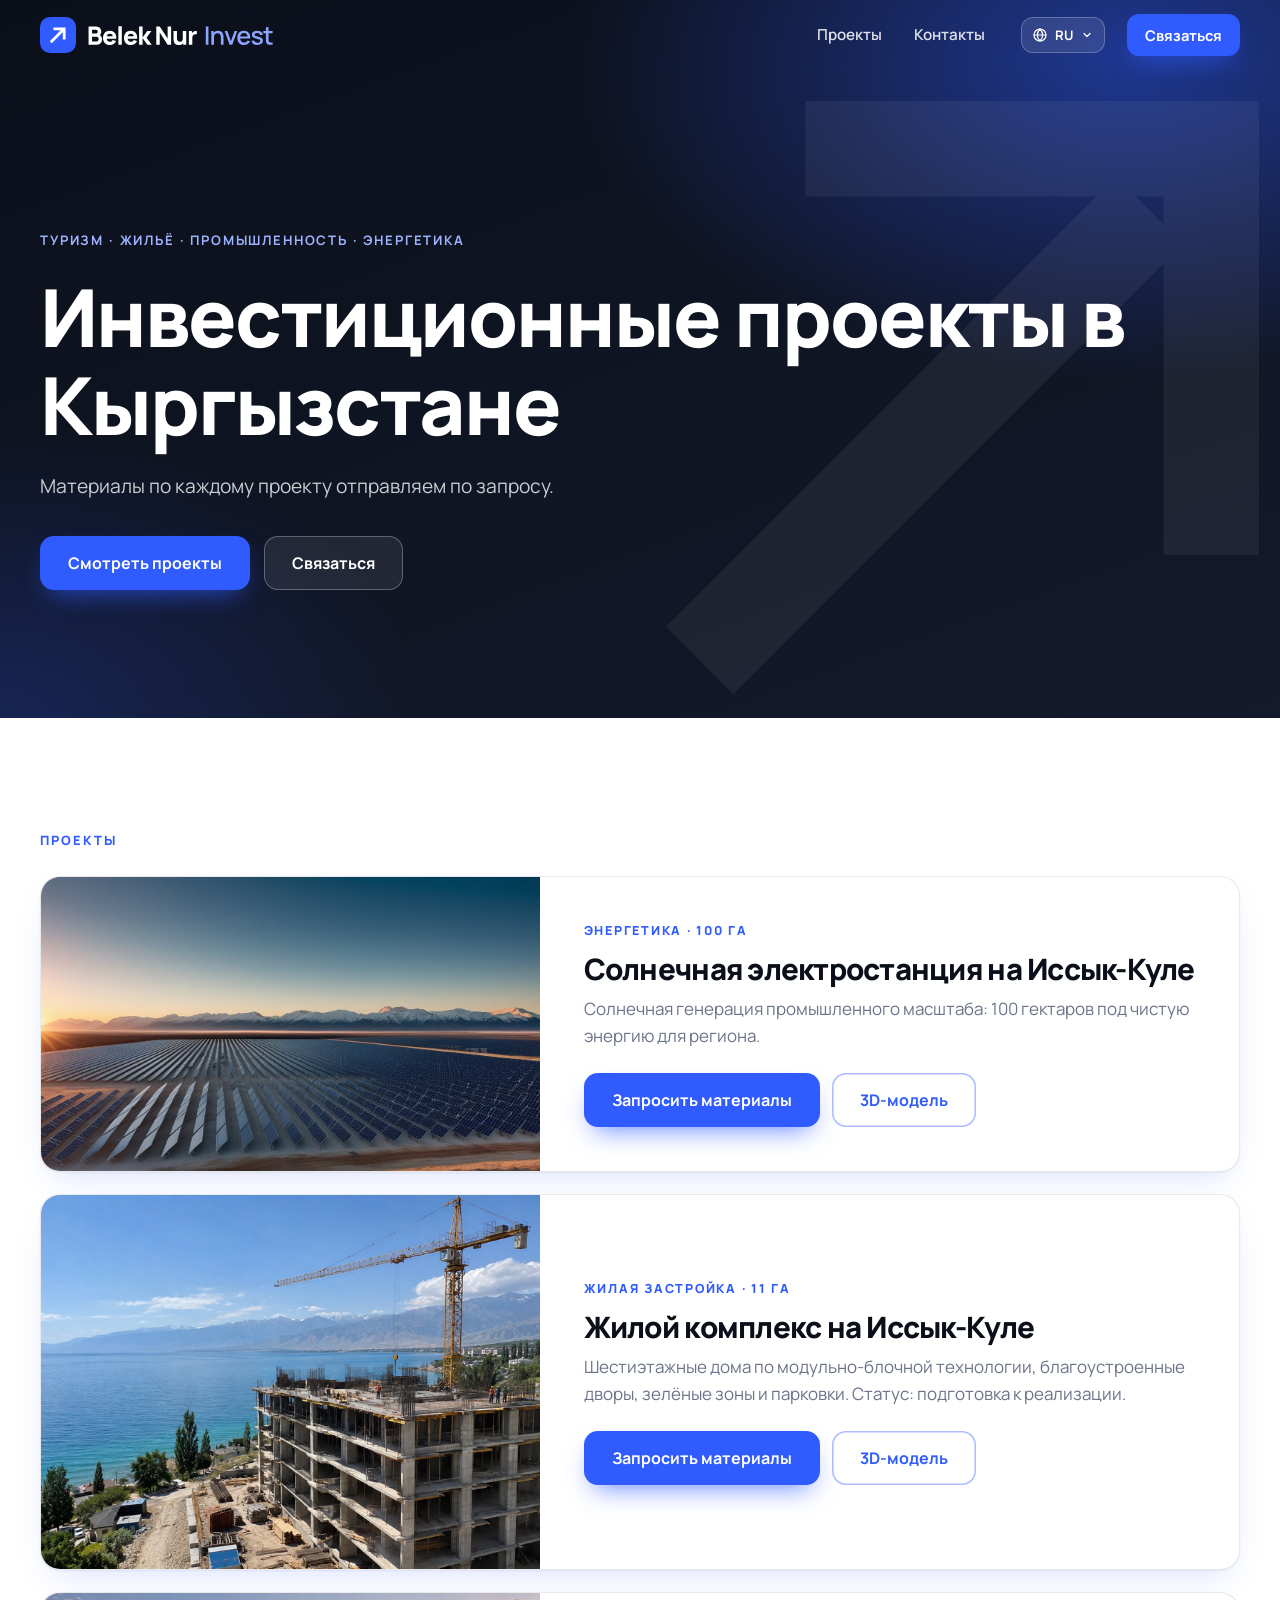
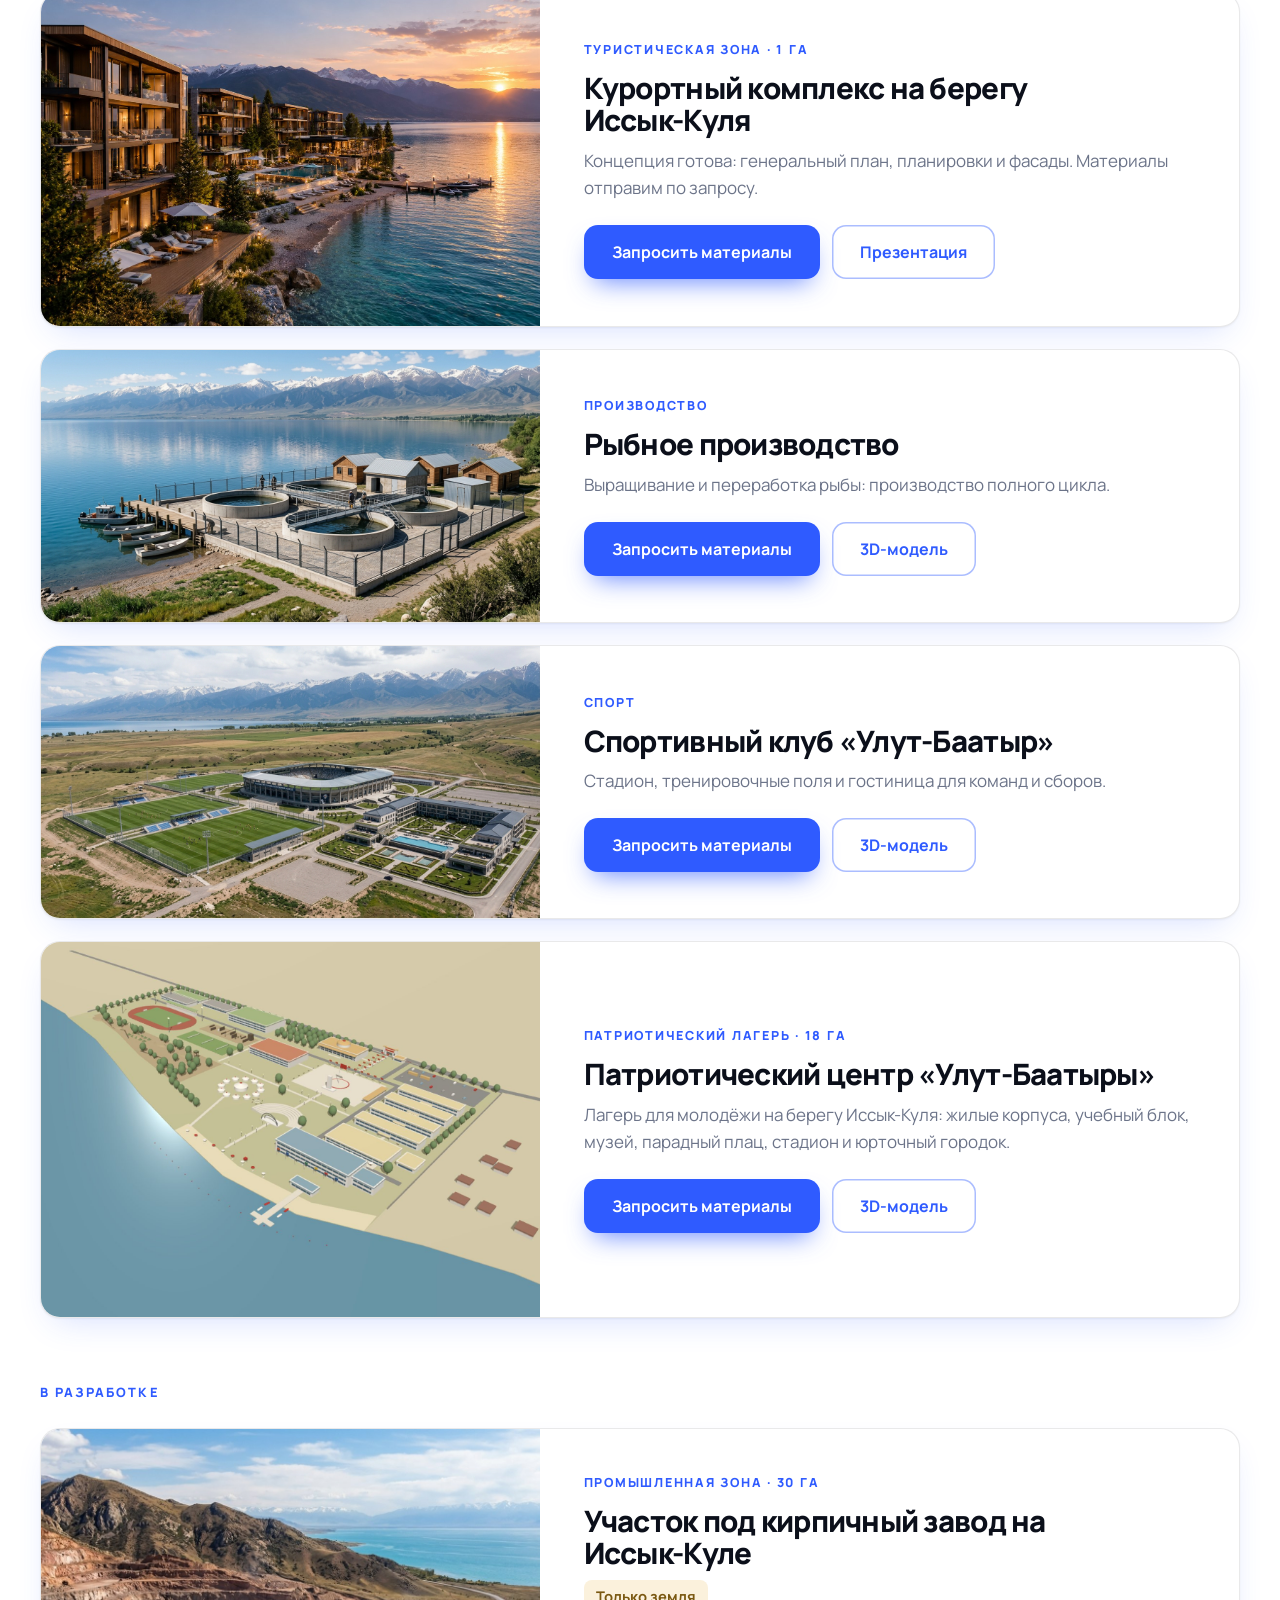
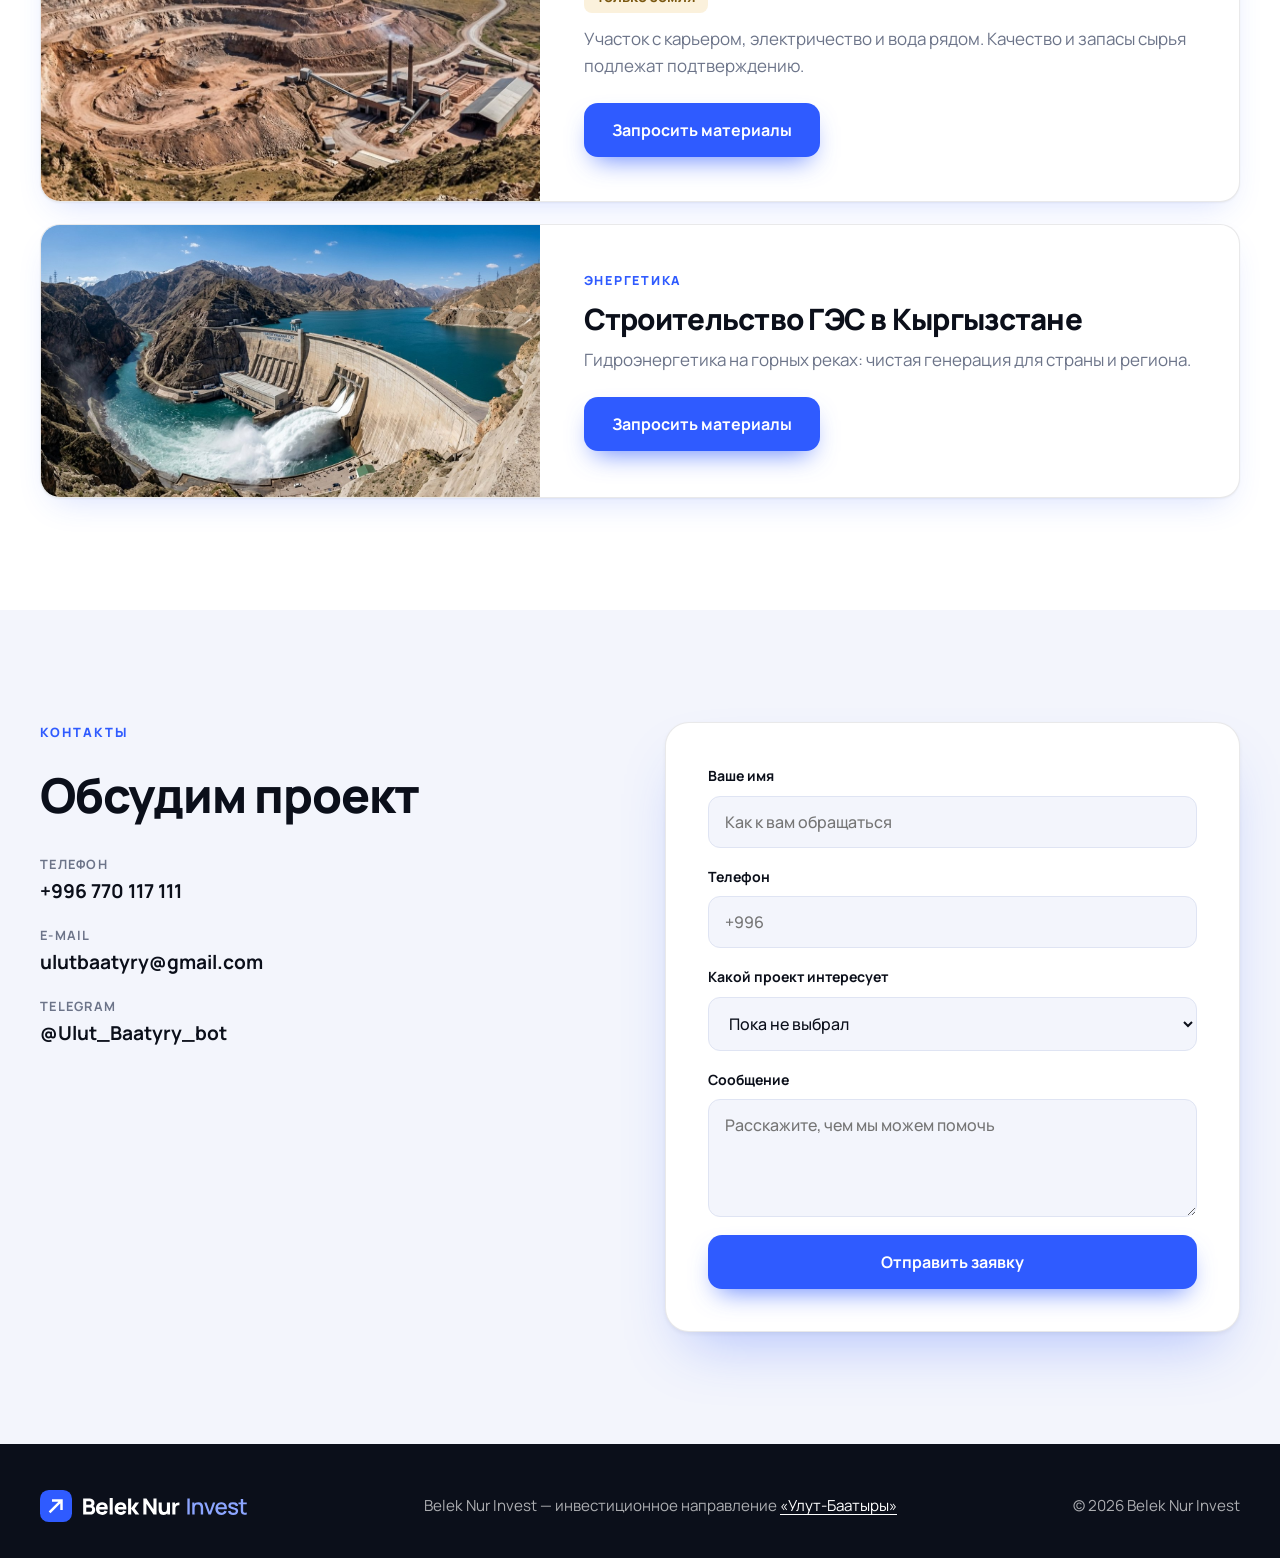
<file: belek-nur-invest/index.html>
<!doctype html>
<html lang="ru" data-title-key="bl.page_title">
<head>
  <meta charset="utf-8">
  <meta name="viewport" content="width=device-width, initial-scale=1">
  <title>Belek Nur Invest — инвестиционные проекты в Кыргызстане</title>
  <meta name="description" content="Belek Nur Invest: инвестиционные проекты в Кыргызстане — туризм, жильё, промышленность, энергетика. Материалы по проектам — по запросу.">
  <link rel="preconnect" href="https://fonts.googleapis.com">
  <link rel="preconnect" href="https://fonts.gstatic.com" crossorigin>
  <link href="https://fonts.googleapis.com/css2?family=Manrope:wght@400;500;600;700;800&display=swap" rel="stylesheet">
  <link rel="stylesheet" href="styles.css">
  <link rel="icon" href="../assets/partners/belek-nur-invest/favicon.svg" type="image/svg+xml">
</head>
<body>
  <!-- ============ HEADER ============ -->
  <header class="header" id="header">
    <div class="container header__inner">
      <a href="#top" class="brand" aria-label="Belek Nur Invest">
        <img class="brand__dark" src="../assets/partners/belek-nur-invest/belek-nur-invest-logo-horizontal-dark-bg.svg" alt="Belek Nur Invest" width="300" height="80">
        <img class="brand__light" src="../assets/partners/belek-nur-invest/belek-nur-invest-logo-horizontal.svg" alt="" width="300" height="80">
      </a>
      <nav class="nav">
        <a href="#projects" data-i18n="bl.projects">Проекты</a>
        <a href="#request" data-i18n="nav.contact">Контакты</a>
      </nav>
      <div class="lang">
        <button class="lang__btn" type="button" aria-haspopup="true" aria-expanded="false" aria-label="Язык · Тил · Language · 语言 · Dil">
          <svg viewBox="0 0 24 24" width="16" height="16" aria-hidden="true"><g fill="none" stroke="currentColor" stroke-width="1.8" stroke-linecap="round"><circle cx="12" cy="12" r="9"/><path d="M3 12h18M12 3c2.6 2.6 4 5.6 4 9s-1.400 6.400-4 9c-2.600-2.600-4-5.600-4-9s1.400-6.400 4-9z"/></g></svg>
          <span data-lang-current>RU</span>
          <svg class="lang__chev" viewBox="0 0 24 24" width="12" height="12" aria-hidden="true"><path d="M6 9l6 6 6-6" fill="none" stroke="currentColor" stroke-width="2.4" stroke-linecap="round" stroke-linejoin="round"/></svg>
        </button>
        <div class="lang__menu" hidden>
          <button type="button" data-lang="ru" lang="ru" aria-pressed="true">Русский</button>
          <button type="button" data-lang="kg" lang="ky" aria-pressed="false">Кыргызча</button>
          <button type="button" data-lang="en" lang="en" aria-pressed="false">English</button>
          <button type="button" data-lang="zh" lang="zh-Hans" aria-pressed="false">中文</button>
          <button type="button" data-lang="tr" lang="tr" aria-pressed="false">Türkçe</button>
        </div>
      </div>
      <a href="#request" class="btn btn--primary btn--sm header__cta" data-i18n="header.cta">Связаться</a>
    </div>
  </header>

  <main id="top">
    <!-- ============ HERO ============ -->
    <section class="hero">
      <svg class="hero__arrow" viewBox="0 0 30 30" aria-hidden="true"><path d="M5 25L21 9M10 5H25V20" fill="none" stroke="currentColor" stroke-width="4" stroke-linecap="square"/></svg>
      <div class="container hero__content">
        <p class="eyebrow" data-i18n="bl.eyebrow">Туризм · Жильё · Промышленность · Энергетика</p>
        <h1 data-i18n="bl.h1">Инвестиционные проекты в Кыргызстане</h1>
        <p class="hero__lead" data-i18n="inv.lead">Материалы по каждому проекту отправляем по запросу.</p>
        <div class="hero__actions">
          <a href="#projects" class="btn btn--primary" data-i18n="d4.more">Смотреть проекты</a>
          <a href="#request" class="btn btn--ghost" data-i18n="header.cta">Связаться</a>
        </div>
      </div>
    </section>

    <!-- ============ ПРОЕКТЫ ============ -->
    <!-- Те же проекты, что на странице invest.html сайта «Улут-Баатыры». Новый проект добавлять в обе страницы. -->
    <section class="section" id="projects">
      <div class="container">
        <p class="label" data-i18n="bl.projects">Проекты</p>
        <article class="project">
          <div class="project__cover">
            <img src="../assets/projects/solar/view.jpg" alt="Поле солнечных панелей на фоне гор" width="1400" height="791" loading="lazy" data-i18n-attr="alt:inv4.cover_alt">
          </div>
          <div class="project__body">
            <div>
              <p class="project__tag" data-i18n="inv4.tag">Энергетика · 100 га</p>
              <h3 data-i18n="inv4.title">Солнечная электростанция на <span class="nw">Иссык-Куле</span></h3>
              <p data-i18n="inv4.text">Солнечная генерация промышленного масштаба: 100 гектаров под чистую энергию для региона.</p>
            </div>
            <div class="project__acts">
              <a href="#request" class="btn btn--primary" data-pick data-i18n="inv.cta">Запросить материалы</a>
              <a href="https://etbhitro.github.io/ses-100ga/" class="btn btn--ghost" target="_blank" rel="noopener" data-i18n="inv.3d">3D-модель</a>
            </div>
          </div>
        </article>

        <article class="project">
          <div class="project__cover">
            <img class="project__img--right" src="../assets/projects/residential/view.jpg" alt="Строительство жилого дома на берегу озера" width="1400" height="1050" loading="lazy" data-i18n-attr="alt:inv2.cover_alt">
          </div>
          <div class="project__body">
            <div>
              <p class="project__tag" data-i18n="inv2.tag">Жилая застройка · 11 га</p>
              <h3 data-i18n="inv2.title">Жилой комплекс на <span class="nw">Иссык-Куле</span></h3>
              <p data-i18n="inv2.text">Шестиэтажные дома по модульно-блочной технологии, благоустроенные дворы, зелёные зоны и парковки. Статус: подготовка к реализации.</p>
            </div>
            <div class="project__acts">
              <a href="#request" class="btn btn--primary" data-pick data-i18n="inv.cta">Запросить материалы</a>
              <a href="https://etbhitro.github.io/residential-11ga/" class="btn btn--ghost" target="_blank" rel="noopener" data-i18n="inv.3d">3D-модель</a>
            </div>
          </div>
        </article>

        <article class="project">
          <div class="project__cover">
            <img src="../assets/projects/korumdu/view.jpg" alt="Курортный комплекс на берегу озера на закате" width="1400" height="933" loading="lazy" data-i18n-attr="alt:inv.cover_alt">
          </div>
          <div class="project__body">
            <div>
              <p class="project__tag" data-i18n="inv.tag">Туристическая зона · 1 га</p>
              <h3 data-i18n="inv.title">Курортный комплекс на берегу <span class="nw">Иссык-Куля</span></h3>
              <p data-i18n="inv.text">Концепция готова: генеральный план, планировки и фасады. Материалы отправим по запросу.</p>
            </div>
            <div class="project__acts">
              <a href="#request" class="btn btn--primary" data-pick data-i18n="inv.cta">Запросить материалы</a>
              <a href="https://etbhitro.github.io/korumdu-1ga/" class="btn btn--ghost" target="_blank" rel="noopener" data-i18n="inv.deck">Презентация</a>
            </div>
          </div>
        </article>

        <article class="project">
          <div class="project__cover">
            <img src="../assets/projects/fish/view.jpg" alt="Рыбное хозяйство с бассейнами на берегу озера" width="1408" height="768" loading="lazy" data-i18n-attr="alt:inv6.cover_alt">
          </div>
          <div class="project__body">
            <div>
              <p class="project__tag" data-i18n="inv6.tag">Производство</p>
              <h3 data-i18n="inv6.title">Рыбное производство</h3>
              <p data-i18n="inv6.text">Выращивание и переработка рыбы: производство полного цикла.</p>
            </div>
            <div class="project__acts">
              <a href="#request" class="btn btn--primary" data-pick data-i18n="inv.cta">Запросить материалы</a>
              <a href="https://etbhitro.github.io/pristan35/" class="btn btn--ghost" target="_blank" rel="noopener" data-i18n="inv.3d">3D-модель</a>
            </div>
          </div>
        </article>

        <article class="project">
          <div class="project__cover">
            <img src="../assets/projects/sport-club/view.jpg" alt="Спортивный комплекс со стадионом и полями на фоне гор" width="1408" height="768" loading="lazy" data-i18n-attr="alt:inv7.cover_alt">
          </div>
          <div class="project__body">
            <div>
              <p class="project__tag" data-i18n="inv7.tag">Спорт</p>
              <h3 data-i18n="inv7.title">Спортивный клуб «Улут-Баатыр»</h3>
              <p data-i18n="inv7.text">Стадион, тренировочные поля и гостиница для команд и сборов.</p>
            </div>
            <div class="project__acts">
              <a href="#request" class="btn btn--primary" data-pick data-i18n="inv.cta">Запросить материалы</a>
              <a href="https://etbhitro.github.io/ulutbatyr-3d-tour/" class="btn btn--ghost" target="_blank" rel="noopener" data-i18n="inv.3d">3D-модель</a>
            </div>
          </div>
        </article>

        <article class="project">
          <div class="project__cover">
            <img src="../assets/projects/patriot-camp/view.jpg" alt="3D-модель патриотического лагеря на берегу озера" width="1392" height="1044" loading="lazy" data-i18n-attr="alt:inv8.cover_alt">
          </div>
          <div class="project__body">
            <div>
              <p class="project__tag" data-i18n="inv8.tag">Патриотический лагерь · 18 га</p>
              <h3 data-i18n="inv8.title">Патриотический центр «<span class="nw">Улут-Баатыры</span>»</h3>
              <p data-i18n="inv8.text">Лагерь для молодёжи на берегу Иссык-Куля: жилые корпуса, учебный блок, музей, парадный плац, стадион и юрточный городок.</p>
            </div>
            <div class="project__acts">
              <a href="#request" class="btn btn--primary" data-pick data-i18n="inv.cta">Запросить материалы</a>
              <a href="https://etbhitro.github.io/ulut-baatyry-18ga/" class="btn btn--ghost" target="_blank" rel="noopener" data-i18n="inv.3d">3D-модель</a>
            </div>
          </div>
        </article>

        <p class="label projects__dev" data-i18n="inv.dev">В разработке</p>

        <article class="project">
          <div class="project__cover">
            <img class="project__img--right" src="../assets/projects/brick/view.jpg" alt="Карьер и производственная площадка у озера" width="1400" height="764" loading="lazy" data-i18n-attr="alt:inv3.cover_alt">
          </div>
          <div class="project__body">
            <div>
              <p class="project__tag" data-i18n="inv3.tag">Промышленная зона · 30 га</p>
              <h3 data-i18n="inv3.title">Участок под кирпичный завод на <span class="nw">Иссык-Куле</span></h3>
              <p class="project__status" data-i18n="inv3.status">Только земля</p>
              <p data-i18n="inv3.text">Участок с карьером, электричество и вода рядом. Качество и запасы сырья подлежат подтверждению.</p>
            </div>
            <a href="#request" class="btn btn--primary" data-pick data-i18n="inv.cta">Запросить материалы</a>
          </div>
        </article>

        <article class="project">
          <div class="project__cover">
            <img class="project__img--right" src="../assets/projects/hydro/view.jpg" alt="Плотина гидроэлектростанции в горном ущелье" width="1400" height="764" loading="lazy" data-i18n-attr="alt:inv5.cover_alt">
          </div>
          <div class="project__body">
            <div>
              <p class="project__tag" data-i18n="inv5.tag">Энергетика</p>
              <h3 data-i18n="inv5.title">Строительство ГЭС в Кыргызстане</h3>
              <p data-i18n="inv5.text">Гидроэнергетика на горных реках: чистая генерация для страны и региона.</p>
            </div>
            <a href="#request" class="btn btn--primary" data-pick data-i18n="inv.cta">Запросить материалы</a>
          </div>
        </article>
      </div>
    </section>

    <!-- ============ ЗАЯВКА ============ -->
    <section class="section section--tint" id="request">
      <div class="container request">
        <div class="request__info">
          <p class="label" data-i18n="nav.contact">Контакты</p>
          <h2 data-i18n="bl.req_h2">Обсудим проект</h2>
          <ul class="contacts">
            <li><span data-i18n="contact.phone">Телефон</span><a href="tel:+996770117111">+996 770 117 111</a></li>
            <li><span>E-mail</span><a href="mailto:ulutbaatyry@gmail.com">ulutbaatyry@gmail.com</a></li>
            <li><span>Telegram</span><a href="https://t.me/Ulut_Baatyry_bot" target="_blank" rel="noopener">@Ulut_Baatyry_bot</a></li>
          </ul>
        </div>
        <!-- data-api: адрес приёма заявок (бэкенд ulut-baatyry-agent). На сервере заменить на https://<домен>/api/leads -->
        <form class="form" id="form" data-api="http://127.0.0.1:8000/api/leads">
          <label><span data-i18n="form.name">Ваше имя</span><input type="text" name="name" placeholder="Как к вам обращаться" required maxlength="100" data-i18n-attr="placeholder:form.name_ph"></label>
          <label><span data-i18n="form.phone">Телефон</span><input type="tel" name="phone" placeholder="+996" required maxlength="30"></label>
          <!-- Ловушка для спам-ботов: людям не видно -->
          <label class="form__hp" aria-hidden="true">Сайт<input type="text" name="website" tabindex="-1" autocomplete="off"></label>
          <input type="hidden" name="direction" value="invest">
          <!-- Список проектов заполняет script.js из названий карточек, на языке посетителя -->
          <label><span data-i18n="bl.form_project">Какой проект интересует</span>
            <select id="project"><option value="" data-i18n="bl.opt_any">Пока не выбрал</option></select>
          </label>
          <label><span data-i18n="form.message">Сообщение</span><textarea id="details" rows="4" maxlength="1500" placeholder="Расскажите, чем мы можем помочь" data-i18n-attr="placeholder:form.message_ph"></textarea></label>
          <button class="btn btn--primary btn--full" type="submit" data-i18n="form.submit">Отправить заявку</button>
          <p class="form__msg form__msg--ok" id="formOk" hidden data-i18n="form.ok">Спасибо! Заявка принята, мы свяжемся с вами в течение рабочего дня.</p>
          <p class="form__msg form__msg--err" id="formErr" hidden></p>
        </form>
      </div>
    </section>
  </main>

  <!-- ============ FOOTER ============ -->
  <footer class="footer">
    <div class="container footer__inner">
      <img src="../assets/partners/belek-nur-invest/belek-nur-invest-logo-horizontal-dark-bg.svg" alt="Belek Nur Invest" width="300" height="80">
      <p data-i18n="bl.footer">Belek Nur Invest — инвестиционное направление <a href="../index.html">«Улут-Баатыры»</a></p>
      <p class="footer__copy">© <span id="year"></span> Belek Nur Invest</p>
    </div>
  </footer>

  <script src="../i18n.js"></script>
  <script src="script.js"></script>
</body>
</html>
</file>
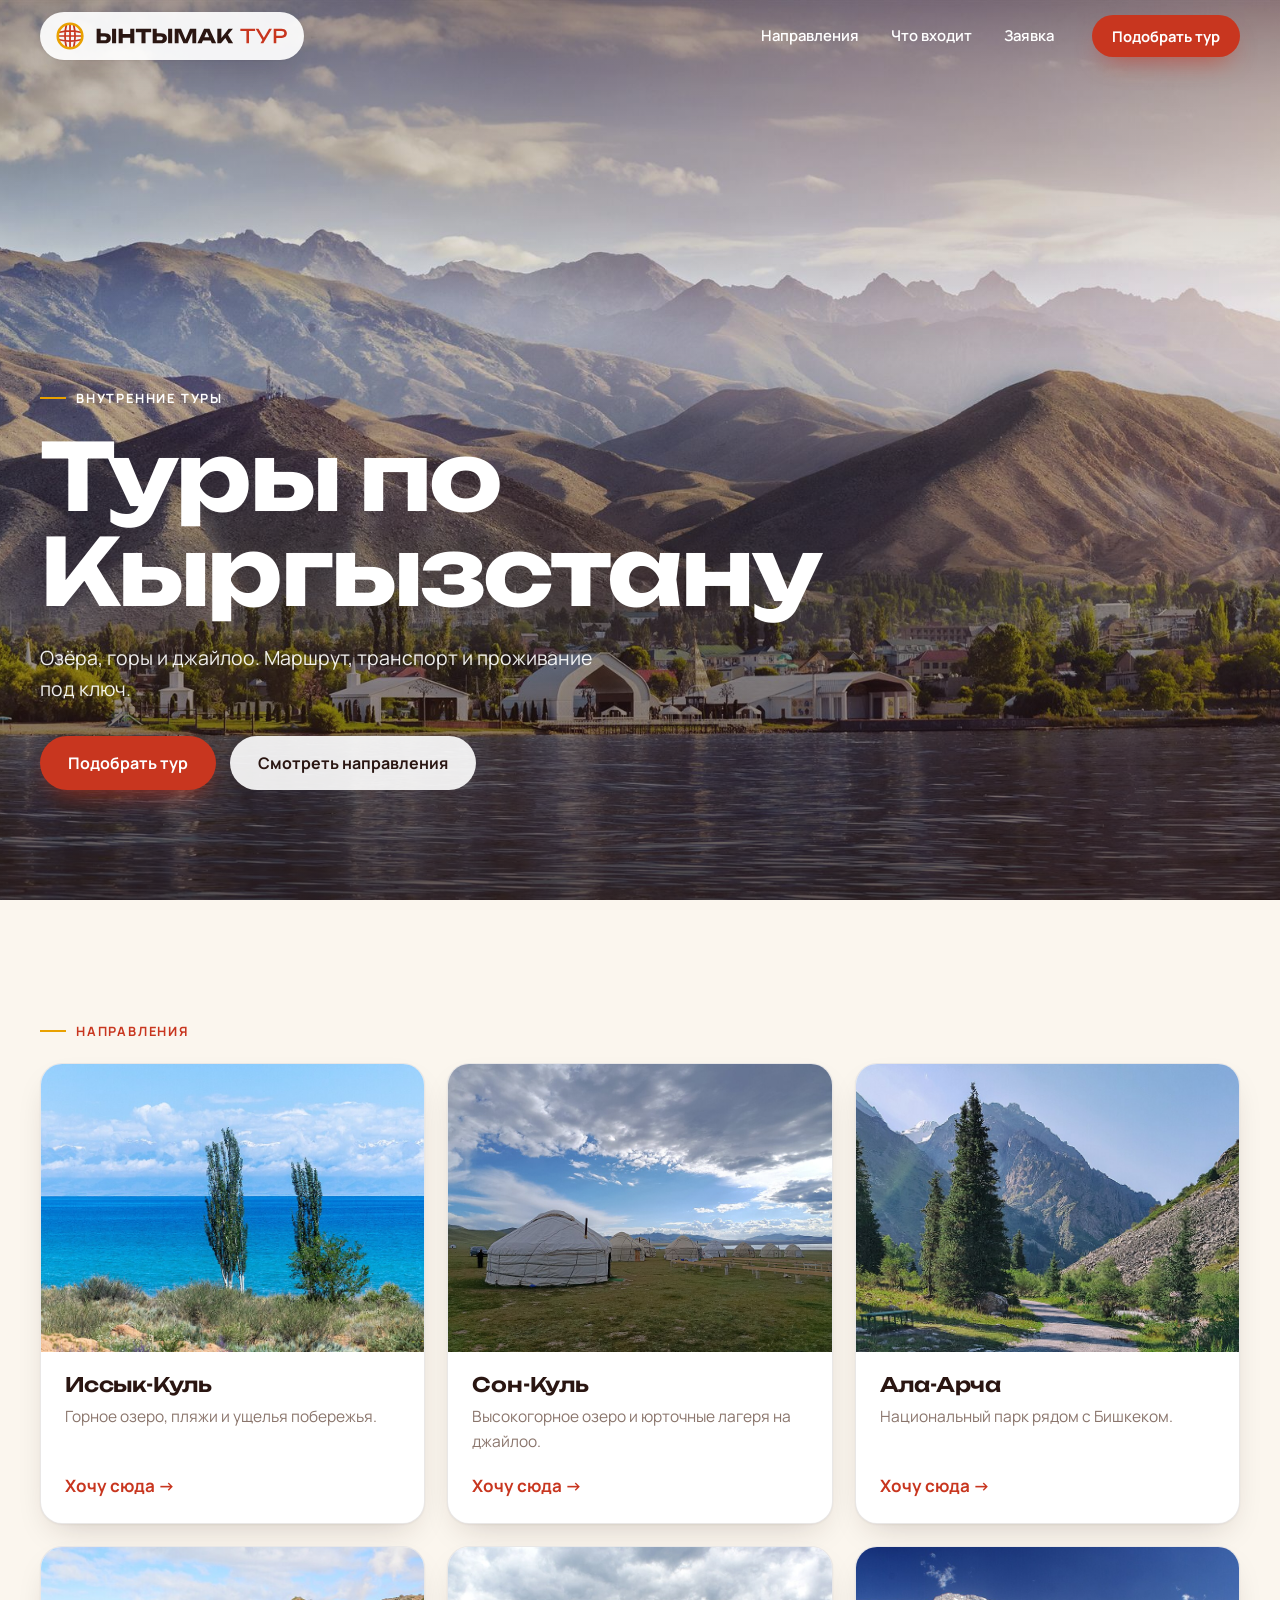
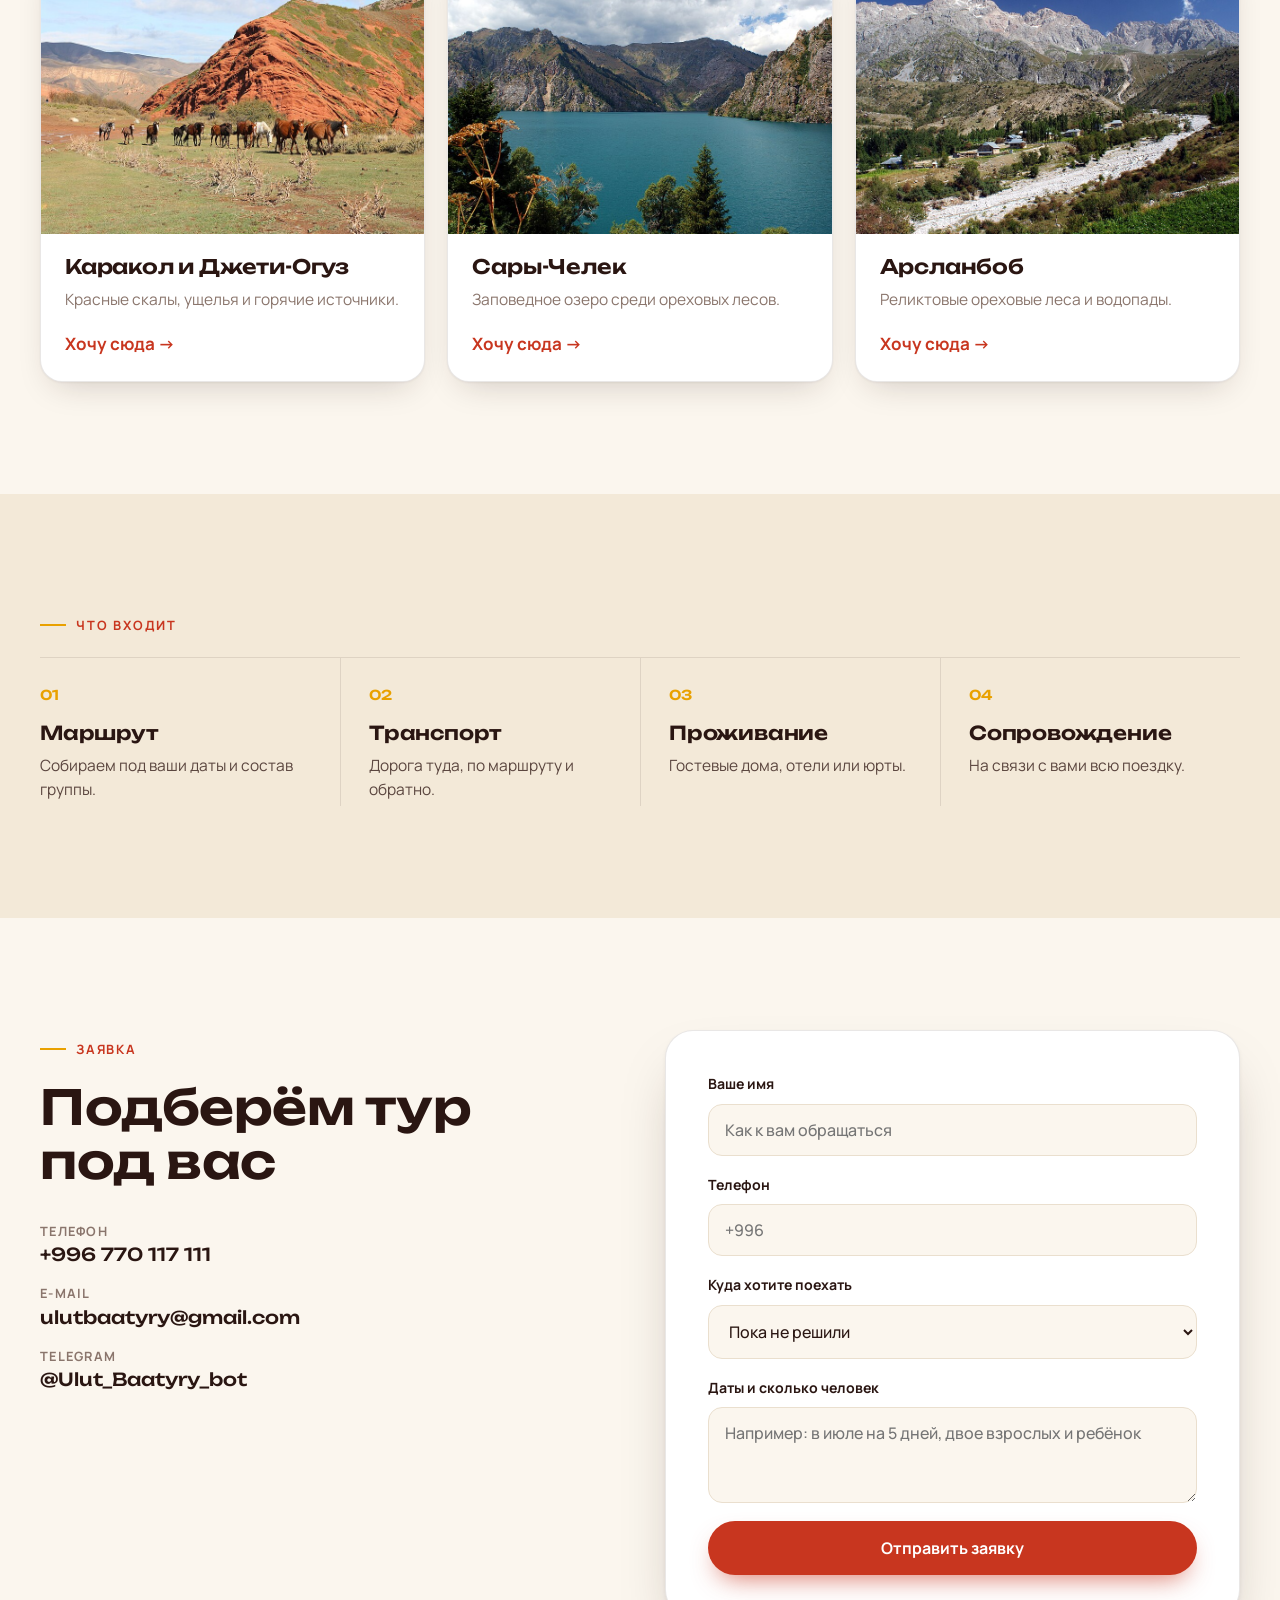
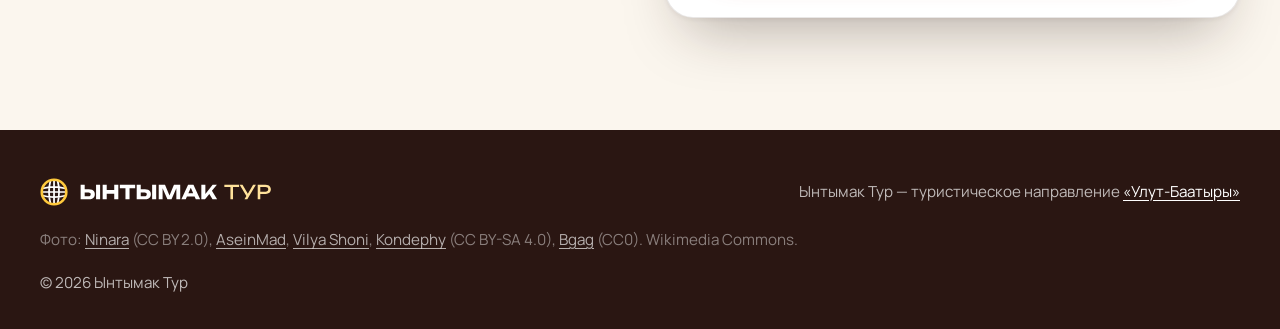
<file: yntymak/index.html>
<!doctype html>
<html lang="ru">
<head>
  <meta charset="utf-8">
  <meta name="viewport" content="width=device-width, initial-scale=1">
  <title>Ынтымак Тур — туры по Кыргызстану</title>
  <meta name="description" content="Ынтымак Тур: туры по Кыргызстану под ключ. Иссык-Куль, Сон-Куль, Ала-Арча, Каракол, Сары-Челек, Арсланбоб.">
  <link rel="preconnect" href="https://fonts.googleapis.com">
  <link rel="preconnect" href="https://fonts.gstatic.com" crossorigin>
  <link href="https://fonts.googleapis.com/css2?family=Unbounded:wght@500;600;700&family=Manrope:wght@400;500;600;700&display=swap" rel="stylesheet">
  <link rel="stylesheet" href="styles.css">
  <link rel="icon" href="../assets/partners/yntymak-tour/favicon.svg" type="image/svg+xml">
</head>
<body>
  <!-- ============ HEADER ============ -->
  <header class="header" id="header">
    <div class="container header__inner">
      <a href="#top" class="brand" aria-label="Ынтымак Тур — в начало">
        <img src="../assets/partners/yntymak-tour/yntymak-tour-logo-horizontal.svg" alt="Ынтымак Тур" width="371" height="80">
      </a>
      <nav class="nav">
        <a href="#tours">Направления</a>
        <a href="#included">Что входит</a>
        <a href="#request">Заявка</a>
      </nav>
      <a href="#request" class="btn btn--primary btn--sm">Подобрать тур</a>
    </div>
  </header>

  <main id="top">
    <!-- ============ HERO ============ -->
    <!-- Фото первого экрана: пока панорама Иссык-Куля с сайта холдинга. Своё фото — заменить src у .hero__photo -->
    <section class="hero">
      <img class="hero__photo" src="../assets/hero-issyk-kul-2560.jpg"
           srcset="../assets/hero-issyk-kul-1400.jpg 1400w, ../assets/hero-issyk-kul-2560.jpg 2560w"
           sizes="max(100vw, 229vh)" width="2560" height="1118" alt="" fetchpriority="high">
      <div class="container hero__content">
        <p class="eyebrow">Внутренние туры</p>
        <h1>Туры по Кыргызстану</h1>
        <p class="hero__lead">Озёра, горы и джайлоо. Маршрут, транспорт и проживание под ключ.</p>
        <div class="hero__actions">
          <a href="#request" class="btn btn--primary">Подобрать тур</a>
          <a href="#tours" class="btn btn--light">Смотреть направления</a>
        </div>
      </div>
    </section>

    <!-- ============ НАПРАВЛЕНИЯ ============ -->
    <!-- Фото локаций: yntymak/img/<имя>.jpg (960px по ширине), сейчас снимки с Wikimedia Commons, авторы указаны в подвале (.footer__credits).
         Своё фото: заменить файл и убрать автора из подвала. Новое направление = ещё одна <article class="place">. -->
    <section class="section" id="tours">
      <div class="container">
        <p class="eyebrow eyebrow--dark">Направления</p>
        <div class="places">
          <article class="place">
            <div class="place__media"><img src="img/issyk-kul.jpg" alt="Берег Иссык-Куля" width="960" height="620" loading="lazy"></div>
            <div class="place__body">
              <h3>Иссык-Куль</h3>
              <p>Горное озеро, пляжи и ущелья побережья.</p>
              <a href="#request" data-place="Иссык-Куль">Хочу сюда →</a>
            </div>
          </article>
          <article class="place">
            <div class="place__media"><img src="img/son-kul.jpg" alt="Юрточный лагерь у озера Сон-Куль" width="960" height="720" loading="lazy"></div>
            <div class="place__body">
              <h3>Сон-Куль</h3>
              <p>Высокогорное озеро и юрточные лагеря на джайлоо.</p>
              <a href="#request" data-place="Сон-Куль">Хочу сюда →</a>
            </div>
          </article>
          <article class="place">
            <div class="place__media"><img src="img/ala-archa.jpg" alt="Горы в национальном парке Ала-Арча" width="960" height="596" loading="lazy"></div>
            <div class="place__body">
              <h3>Ала-Арча</h3>
              <p>Национальный парк рядом с Бишкеком.</p>
              <a href="#request" data-place="Ала-Арча">Хочу сюда →</a>
            </div>
          </article>
          <article class="place">
            <div class="place__media"><img src="img/jeti-oguz.jpg" alt="Красные скалы Джети-Огуз" width="960" height="606" loading="lazy"></div>
            <div class="place__body">
              <h3>Каракол и Джети-Огуз</h3>
              <p>Красные скалы, ущелья и горячие источники.</p>
              <a href="#request" data-place="Каракол и Джети-Огуз">Хочу сюда →</a>
            </div>
          </article>
          <article class="place">
            <div class="place__media"><img src="img/sary-chelek.jpg" alt="Озеро Сары-Челек" width="960" height="639" loading="lazy"></div>
            <div class="place__body">
              <h3>Сары-Челек</h3>
              <p>Заповедное озеро среди ореховых лесов.</p>
              <a href="#request" data-place="Сары-Челек">Хочу сюда →</a>
            </div>
          </article>
          <article class="place">
            <div class="place__media"><img src="img/arslanbob.jpg" alt="Арсланбоб у подножия гор" width="960" height="640" loading="lazy"></div>
            <div class="place__body">
              <h3>Арсланбоб</h3>
              <p>Реликтовые ореховые леса и водопады.</p>
              <a href="#request" data-place="Арсланбоб">Хочу сюда →</a>
            </div>
          </article>
        </div>
      </div>
    </section>

    <!-- ============ ЧТО ВХОДИТ ============ -->
    <section class="section section--tint" id="included">
      <div class="container">
        <p class="eyebrow eyebrow--dark">Что входит</p>
        <ul class="included">
          <li><b>01</b><h3>Маршрут</h3><p>Собираем под ваши даты и состав группы.</p></li>
          <li><b>02</b><h3>Транспорт</h3><p>Дорога туда, по маршруту и обратно.</p></li>
          <li><b>03</b><h3>Проживание</h3><p>Гостевые дома, отели или юрты.</p></li>
          <li><b>04</b><h3>Сопровождение</h3><p>На связи с вами всю поездку.</p></li>
        </ul>
      </div>
    </section>

    <!-- ============ ЗАЯВКА ============ -->
    <section class="section" id="request">
      <div class="container request">
        <div class="request__info">
          <p class="eyebrow eyebrow--dark">Заявка</p>
          <h2>Подберём тур под вас</h2>
          <ul class="contacts">
            <li><span>Телефон</span><a href="tel:+996770117111">+996 770 117 111</a></li>
            <li><span>E-mail</span><a href="mailto:ulutbaatyry@gmail.com">ulutbaatyry@gmail.com</a></li>
            <li><span>Telegram</span><a href="https://t.me/Ulut_Baatyry_bot" target="_blank" rel="noopener">@Ulut_Baatyry_bot</a></li>
          </ul>
        </div>
        <!-- data-api: адрес приёма заявок (бэкенд ulut-baatyry-agent). На сервере заменить на https://<домен>/api/leads -->
        <form class="form" id="form" data-api="http://127.0.0.1:8000/api/leads">
          <label>Ваше имя<input type="text" name="name" placeholder="Как к вам обращаться" required maxlength="100"></label>
          <label>Телефон<input type="tel" name="phone" placeholder="+996" required maxlength="30"></label>
          <!-- Ловушка для спам-ботов: людям не видно -->
          <label class="form__hp" aria-hidden="true">Сайт<input type="text" name="website" tabindex="-1" autocomplete="off"></label>
          <input type="hidden" name="direction" value="tour">
          <label>Куда хотите поехать
            <select id="place">
              <option value="">Пока не решили</option>
              <option>Иссык-Куль</option>
              <option>Сон-Куль</option>
              <option>Ала-Арча</option>
              <option>Каракол и Джети-Огуз</option>
              <option>Сары-Челек</option>
              <option>Арсланбоб</option>
            </select>
          </label>
          <label>Даты и сколько человек<textarea id="details" rows="3" maxlength="1500" placeholder="Например: в июле на 5 дней, двое взрослых и ребёнок"></textarea></label>
          <button class="btn btn--primary btn--full" type="submit">Отправить заявку</button>
          <p class="form__msg form__msg--ok" id="formOk" hidden>Спасибо! Заявка принята, мы свяжемся с вами в течение рабочего дня.</p>
          <p class="form__msg form__msg--err" id="formErr" hidden></p>
        </form>
      </div>
    </section>
  </main>

  <!-- ============ FOOTER ============ -->
  <footer class="footer">
    <div class="container footer__inner">
      <img src="../assets/partners/yntymak-tour/yntymak-tour-logo-horizontal-white.svg" alt="Ынтымак Тур" width="371" height="80">
      <p>Ынтымак Тур — туристическое направление <a href="../index.html">«Улут-Баатыры»</a></p>
      <p class="footer__credits">Фото: <a href="https://commons.wikimedia.org/wiki/File:Issyk-Kul,_Kyrgyzstan_(42812885110).jpg" target="_blank" rel="noopener">Ninara</a> (CC BY 2.0),
        <a href="https://commons.wikimedia.org/wiki/File:Yurt_camp_near_Song-Kul_lake_2026_01.jpg" target="_blank" rel="noopener">AseinMad</a>,
        <a href="https://commons.wikimedia.org/wiki/File:Mountains_in_the_National_Park_Ala_Archa_01.jpg" target="_blank" rel="noopener">Vilya Shoni</a>,
        <a href="https://commons.wikimedia.org/wiki/File:Sary_Chelek_Lake.jpg" target="_blank" rel="noopener">Kondephy</a> (CC BY-SA 4.0),
        <a href="https://commons.wikimedia.org/wiki/File:Horses_in_Jeti-%C3%96g%C3%BCz_Rocks.jpg" target="_blank" rel="noopener">Bgag</a> (CC0). Wikimedia Commons.</p>
      <p class="footer__copy">© <span id="year"></span> Ынтымак Тур</p>
    </div>
  </footer>

  <script src="script.js"></script>
</body>
</html>
</file>
<file: belek-nur-invest/styles.css>
/* =========================================================
   Belek Nur Invest — лендинг. Цвета из логотипа: синий #2F5BFF и почти чёрный #0B0F1A.
   ========================================================= */
:root {
  --blue:   #2f5bff;
  --blue-d: #1f44d6;
  --night:  #0b0f1a;
  --night-2:#141a2b;
  --ink:    #0b0f1a;
  --ink-2:  #3c4459;
  --muted:  #6c7489;
  --paper:  #ffffff;
  --mist:   #f3f5fc;
  --line:   rgba(11, 15, 26, .09);
  --gold:   #c48a12;

  --radius:    20px;
  --radius-sm: 12px;
  --shadow:    0 1px 2px rgba(11,15,26,.05), 0 14px 34px -14px rgba(47,91,255,.22);
  --shadow-lg: 0 2px 4px rgba(11,15,26,.05), 0 30px 60px -22px rgba(47,91,255,.34);

  --font: "Manrope", system-ui, sans-serif;
  --ease: cubic-bezier(.22, .8, .2, 1);
}
/* Китайский: в Manrope нет иероглифов — берём системные шрифты устройства */
:lang(zh) { --font: "PingFang SC", "Microsoft YaHei", "Noto Sans SC", "Source Han Sans SC", system-ui, sans-serif; }

*, *::before, *::after { box-sizing: border-box; }
html { scroll-behavior: smooth; scroll-padding-top: 84px; }
body { margin: 0; font-family: var(--font); font-size: 17px; line-height: 1.6; color: var(--ink-2); background: var(--paper); -webkit-font-smoothing: antialiased; overflow-x: hidden; }
img, svg { display: block; max-width: 100%; }
a { color: inherit; text-decoration: none; }
h1, h2, h3 { font-family: var(--font); color: var(--ink); margin: 0; line-height: 1.1; font-weight: 800; letter-spacing: -.025em; }
p { margin: 0 0 1em; }
ul { margin: 0; padding: 0; list-style: none; }
.nw { white-space: nowrap; }

.container { width: min(1200px, 100% - 32px); margin-inline: auto; }
.section { padding: clamp(64px, 9vw, 112px) 0; }
.section--tint { background: var(--mist); }
.label { margin: 0 0 26px; font-size: .8rem; font-weight: 800; letter-spacing: .16em; text-transform: uppercase; color: var(--blue); }

/* ---------- Buttons ---------- */
.btn { display: inline-flex; align-items: center; justify-content: center; gap: 10px; padding: 16px 28px; border-radius: 14px; border: 0; cursor: pointer; font: 700 1rem var(--font); transition: transform .35s var(--ease), box-shadow .35s var(--ease), background .3s; }
.btn--primary { color: #fff; background: var(--blue); box-shadow: 0 12px 26px -10px rgba(47,91,255,.75); }
.btn--primary:hover { background: var(--blue-d); transform: translateY(-2px); }
.btn--ghost { color: #fff; background: rgba(255,255,255,.08); box-shadow: inset 0 0 0 1px rgba(255,255,255,.28); }
.btn--ghost:hover { background: rgba(255,255,255,.16); transform: translateY(-2px); }
.btn--sm { padding: 11px 18px; font-size: .92rem; border-radius: 12px; }
.btn--full { width: 100%; }

/* ---------- Header ---------- */
.header { position: fixed; inset: 0 0 auto; z-index: 50; padding: 14px 0; transition: background .4s, box-shadow .4s, backdrop-filter .4s; }
.header.is-scrolled { background: rgba(255,255,255,.88); backdrop-filter: blur(16px) saturate(1.3); -webkit-backdrop-filter: blur(16px) saturate(1.3); box-shadow: 0 1px 0 var(--line); }
.header__inner { display: flex; align-items: center; gap: 22px; }
/* в файле логотипа поля по 20 px со всех сторон — убираем их отрицательным отступом */
.brand img { height: 72px; width: auto; max-width: none; margin: -16px -18px; }
.brand__light, .header.is-scrolled .brand__dark { display: none; }
.header.is-scrolled .brand__light { display: block; }
.nav { display: flex; gap: 4px; margin-left: auto; }
.nav a { padding: 8px 14px; border-radius: 10px; font-size: .95rem; font-weight: 600; color: rgba(255,255,255,.86); transition: background .25s, color .25s; }
.nav a:hover { background: rgba(255,255,255,.12); color: #fff; }
.header.is-scrolled .nav a { color: var(--ink-2); }
.header.is-scrolled .nav a:hover { background: rgba(47,91,255,.09); color: var(--blue); }

/* Выбор языка */
.lang { position: relative; }
.lang__btn { display: inline-flex; align-items: center; gap: 7px; padding: 9px 12px 9px 11px; border: 0; border-radius: 12px; cursor: pointer; background: rgba(255,255,255,.1); box-shadow: inset 0 0 0 1px rgba(255,255,255,.24); font: 700 .82rem var(--font); letter-spacing: .04em; color: #fff; transition: background .25s, color .25s; }
.lang__btn:hover { background: rgba(255,255,255,.18); }
.header.is-scrolled .lang__btn { background: #fff; box-shadow: inset 0 0 0 1px var(--line); color: var(--ink); }
.lang__chev { transition: transform .25s var(--ease); }
.lang__btn[aria-expanded="true"] .lang__chev { transform: rotate(180deg); }
.lang__menu { position: absolute; top: calc(100% + 8px); right: 0; z-index: 60; min-width: 172px; padding: 6px; display: grid; gap: 2px; border-radius: 14px; background: #fff; box-shadow: var(--shadow-lg); border: 1px solid var(--line); }
.lang__menu[hidden] { display: none; }
.lang__menu button { padding: 10px 14px; border: 0; border-radius: 9px; background: none; cursor: pointer; text-align: left; font: 500 .95rem var(--font); color: var(--ink-2); transition: background .2s, color .2s; }
.lang__menu button:hover { background: var(--mist); color: var(--blue); }
.lang__menu button[aria-pressed="true"] { background: var(--blue); color: #fff; }

/* ---------- Hero ---------- */
.hero {
  position: relative; overflow: hidden; isolation: isolate; color: #fff;
  padding: clamp(150px, 20vw, 230px) 0 clamp(72px, 10vw, 130px);
  background:
    radial-gradient(900px 520px at 88% 8%, rgba(47,91,255,.5), transparent 62%),
    radial-gradient(700px 480px at 0% 100%, rgba(47,91,255,.22), transparent 60%),
    linear-gradient(160deg, var(--night) 0%, var(--night-2) 100%);
}
/* стрелка из логотипа крупным знаком на фоне */
.hero__arrow { position: absolute; z-index: -1; right: -4%; top: 50%; width: min(56vw, 720px); height: auto; transform: translateY(-46%); color: rgba(255,255,255,.055); }
.eyebrow { margin: 0 0 22px; font-size: .82rem; font-weight: 700; letter-spacing: .14em; text-transform: uppercase; color: #9db3ff; }
.hero h1 { color: #fff; max-width: 15em; font-size: clamp(2.3rem, 6.4vw, 5rem); margin-bottom: 22px; }
.hero__lead { max-width: 560px; color: rgba(255,255,255,.78); font-size: clamp(1.02rem, 1.6vw, 1.2rem); margin-bottom: 34px; }
.hero__actions { display: flex; flex-wrap: wrap; gap: 14px; }

/* ---------- Проекты ---------- */
.project { display: grid; grid-template-columns: minmax(0, 5fr) minmax(0, 7fr); overflow: hidden; border-radius: var(--radius); background: #fff; border: 1px solid var(--line); box-shadow: var(--shadow); transition: transform .5s var(--ease), box-shadow .5s var(--ease); }
.project:hover { transform: translateY(-4px); box-shadow: var(--shadow-lg); }
.project + .project { margin-top: 22px; }
.project__cover { background: var(--mist); min-height: 240px; }
.project__cover img { width: 100%; height: 100%; object-fit: cover; object-position: 45% 50%; }
.project__cover .project__img--right { object-position: 78% 50%; }
.project__body { padding: clamp(24px, 3.4vw, 44px); display: flex; flex-direction: column; align-items: flex-start; justify-content: center; gap: 24px; }
.project__tag { margin: 0 0 12px; font-size: .78rem; font-weight: 800; letter-spacing: .14em; text-transform: uppercase; color: var(--blue); }
.project h3 { font-size: clamp(1.35rem, 2.3vw, 1.9rem); margin-bottom: 10px; }
.project p:last-child { margin: 0; color: var(--muted); }
.project__acts { display: flex; flex-wrap: wrap; gap: 12px; }
/* проекты без 3D идут ниже, под этой подписью */
.projects__dev { margin-top: 64px; }
/* на белой карточке «призрачная» кнопка — синяя обводка, а не белая */
.project .btn--ghost { color: var(--blue); background: transparent; box-shadow: inset 0 0 0 1.5px rgba(47,91,255,.4); }
.project .btn--ghost:hover { background: var(--mist); }
.project .project__status { display: inline-block; margin: 0 0 12px; padding: 5px 12px; border-radius: 8px; background: #fbf1dc; color: #7a5810; font-weight: 700; font-size: .92rem; }

/* ---------- Заявка ---------- */
.request { display: grid; grid-template-columns: 1fr 1.05fr; gap: clamp(36px, 6vw, 80px); align-items: start; }
.request h2 { font-size: clamp(1.9rem, 4vw, 3rem); margin-bottom: 32px; }
.contacts { display: grid; gap: 18px; }
.contacts li { display: grid; gap: 2px; }
.contacts span { font-size: .8rem; font-weight: 700; text-transform: uppercase; letter-spacing: .1em; color: var(--muted); }
.contacts a { font-size: 1.2rem; font-weight: 700; color: var(--ink); overflow-wrap: anywhere; }
.contacts a:hover { color: var(--blue); }
.form { display: grid; gap: 18px; padding: clamp(26px, 4vw, 42px); border-radius: 24px; background: #fff; border: 1px solid var(--line); box-shadow: var(--shadow-lg); }
.form label { display: grid; gap: 8px; font-size: .88rem; font-weight: 700; color: var(--ink); }
.form input, .form select, .form textarea { width: 100%; padding: 14px 16px; border-radius: var(--radius-sm); border: 1.5px solid #dfe4f3; background: var(--mist); font: 500 1rem var(--font); color: var(--ink); transition: border-color .25s, box-shadow .25s, background .25s; }
.form input:focus, .form select:focus, .form textarea:focus { outline: none; border-color: var(--blue); background: #fff; box-shadow: 0 0 0 4px rgba(47,91,255,.14); }
.form textarea { resize: vertical; }
.form__hp { position: absolute; left: -9999px; }
.form button[disabled] { opacity: .6; cursor: progress; }
.form__msg { margin: 0; padding: 12px 14px; border-radius: 12px; font-weight: 600; font-size: .95rem; }
.form__msg--ok { background: #e9f5ea; color: #256b35; }
.form__msg--err { background: #fdecea; color: #a82a17; }

/* ---------- Footer ---------- */
.footer { background: var(--night); color: rgba(255,255,255,.66); padding: 44px 0 34px; }
.footer__inner { display: flex; align-items: center; justify-content: space-between; gap: 18px 40px; flex-wrap: wrap; }
.footer img { height: 64px; width: auto; margin: -14px -16px; }
.footer p { margin: 0; font-size: .95rem; }
.footer a { color: #fff; text-decoration: underline; text-underline-offset: 3px; }
.footer__copy { font-size: .88rem; }

/* ---------- Responsive ---------- */
@media (max-width: 900px) {
  .project { grid-template-columns: 1fr; }
  .project__cover img { aspect-ratio: 16 / 9; }
  .request { grid-template-columns: 1fr; }
}
@media (max-width: 760px) {
  body { font-size: 16px; }
  .nav, .header__cta { display: none; }
  .header__inner { justify-content: space-between; }
  .brand img { height: 60px; margin: -13px -15px; }
  .hero__actions .btn { width: 100%; }
}
@media (prefers-reduced-motion: reduce) {
  *, *::before, *::after { animation: none !important; transition: none !important; }
  html { scroll-behavior: auto; }
}
</file>
<file: yntymak/styles.css>
/* =========================================================
   Ынтымак Тур — лендинг. Цвета из логотипа: золото, красный, тёмно-коричневый.
   ========================================================= */
:root {
  --cream:  #fbf6ee;
  --sand:   #f3e9d8;
  --ink:    #2a1612;
  --ink-2:  #5b463f;
  --muted:  #8a756c;
  --red:    #c8361f;
  --red-d:  #a82a17;
  --gold:   #e9a100;
  --line:   rgba(42, 22, 18, .1);
  --white:  #ffffff;

  --radius:    22px;
  --radius-sm: 14px;
  --shadow:    0 1px 2px rgba(42,22,18,.05), 0 14px 34px -14px rgba(42,22,18,.22);
  --shadow-lg: 0 2px 4px rgba(42,22,18,.05), 0 30px 60px -22px rgba(42,22,18,.34);

  --font-head: "Unbounded", system-ui, sans-serif;
  --font-body: "Manrope", system-ui, sans-serif;
  --ease: cubic-bezier(.22, .8, .2, 1);
}

*, *::before, *::after { box-sizing: border-box; }
html { scroll-behavior: smooth; scroll-padding-top: 84px; }
body {
  margin: 0; font-family: var(--font-body); font-size: 17px; line-height: 1.6;
  color: var(--ink-2); background: var(--cream); -webkit-font-smoothing: antialiased; overflow-x: hidden;
}
img, svg { display: block; max-width: 100%; }
a { color: inherit; text-decoration: none; }
h1, h2, h3 { font-family: var(--font-head); color: var(--ink); margin: 0; line-height: 1.12; font-weight: 600; letter-spacing: -.01em; }
p { margin: 0 0 1em; }
ul { margin: 0; padding: 0; list-style: none; }

.container { width: min(1200px, 100% - 32px); margin-inline: auto; }
.section { padding: clamp(64px, 9vw, 112px) 0; }
.section--tint { background: var(--sand); }

.eyebrow {
  display: inline-flex; align-items: center; gap: 10px; margin: 0 0 22px;
  font-size: .8rem; font-weight: 700; letter-spacing: .14em; text-transform: uppercase; color: #fff;
}
.eyebrow::before { content: ""; width: 26px; height: 2px; background: var(--gold); }
.eyebrow--dark { color: var(--red); }

/* ---------- Buttons ---------- */
.btn {
  display: inline-flex; align-items: center; justify-content: center; gap: 10px;
  padding: 16px 28px; border-radius: 100px; border: 0; cursor: pointer; font: 700 1rem var(--font-body);
  transition: transform .35s var(--ease), box-shadow .35s var(--ease), background .3s;
}
.btn--primary { color: #fff; background: var(--red); box-shadow: 0 12px 26px -10px rgba(200,54,31,.7); }
.btn--primary:hover { background: var(--red-d); transform: translateY(-2px); }
.btn--light { color: var(--ink); background: rgba(255,255,255,.9); }
.btn--light:hover { background: #fff; transform: translateY(-2px); }
.btn--sm { padding: 11px 20px; font-size: .92rem; }
.btn--full { width: 100%; }

/* ---------- Header ---------- */
.header { position: fixed; inset: 0 0 auto; z-index: 50; padding: 12px 0; transition: background .4s, box-shadow .4s, backdrop-filter .4s; }
.header.is-scrolled { background: rgba(251,246,238,.86); backdrop-filter: blur(16px) saturate(1.3); -webkit-backdrop-filter: blur(16px) saturate(1.3); box-shadow: 0 1px 0 var(--line); }
.header__inner { display: flex; align-items: center; gap: 24px; }
/* в файле логотипа поля по 20 px со всех сторон — убираем их отрицательным отступом */
.brand { display: block; padding: 6px 14px; border-radius: 100px; background: rgba(255,255,255,.92); box-shadow: var(--shadow); }
.brand img { height: 56px; width: auto; max-width: none; margin: -10px -12px; }
.nav { display: flex; gap: 4px; margin-left: auto; }
.nav a { padding: 8px 14px; border-radius: 100px; font-size: .93rem; font-weight: 600; color: #fff; transition: background .25s, color .25s; }
.nav a:hover { background: rgba(255,255,255,.18); }
.header.is-scrolled .nav a { color: var(--ink-2); }
.header.is-scrolled .nav a:hover { background: rgba(200,54,31,.1); color: var(--red); }

/* ---------- Hero ---------- */
.hero { position: relative; min-height: 100svh; display: flex; align-items: flex-end; padding: 150px 0 clamp(56px, 9vw, 110px); overflow: hidden; isolation: isolate; }
.hero__photo { position: absolute; inset: 0; z-index: -2; width: 100%; height: 100%; max-width: none; object-fit: cover; object-position: 60% 100%; }
/* тёплое затемнение снизу: белый текст читается на любом фото */
.hero::after { content: ""; position: absolute; inset: 0; z-index: -1; background: linear-gradient(180deg, rgba(42,22,18,.34) 0%, rgba(42,22,18,.08) 34%, rgba(42,22,18,.72) 100%); }
.hero h1 { color: #fff; font-size: clamp(2.5rem, 7.4vw, 5.8rem); font-weight: 700; letter-spacing: -.03em; line-height: 1.02; margin-bottom: 22px; }
.hero__lead { max-width: 560px; color: rgba(255,255,255,.92); font-size: clamp(1.02rem, 1.6vw, 1.22rem); margin-bottom: 32px; }
.hero__actions { display: flex; flex-wrap: wrap; gap: 14px; }

/* ---------- Направления ---------- */
.places { display: grid; grid-template-columns: repeat(3, 1fr); gap: 22px; }
.place { display: flex; flex-direction: column; overflow: hidden; border-radius: var(--radius); background: #fff; border: 1px solid var(--line); box-shadow: var(--shadow); transition: transform .5s var(--ease), box-shadow .5s var(--ease); }
.place:hover { transform: translateY(-6px); box-shadow: var(--shadow-lg); }
.place__media { aspect-ratio: 4 / 3; background: var(--sand); }
.place__media img { width: 100%; height: 100%; object-fit: cover; }
/* заглушка, пока нет фото локации */
.place__ph {
  width: 100%; height: 100%; display: grid; place-items: end start; padding: 16px;
  background:
    url("data:image/svg+xml,%3Csvg xmlns='http://www.w3.org/2000/svg' viewBox='0 0 400 300' preserveAspectRatio='none'%3E%3Cpath d='M0 230 L70 150 L120 200 L200 90 L270 190 L330 140 L400 210 L400 300 L0 300Z' fill='%23c8361f' fill-opacity='.13'/%3E%3Cpath d='M0 260 L90 200 L160 245 L250 170 L330 240 L400 205 L400 300 L0 300Z' fill='%23e9a100' fill-opacity='.22'/%3E%3C/svg%3E") center / cover no-repeat,
    linear-gradient(160deg, #f6ead6, #f1dcc0);
}
.place__ph span { padding: 5px 11px; border-radius: 100px; background: rgba(255,255,255,.8); font-size: .74rem; font-weight: 700; letter-spacing: .1em; text-transform: uppercase; color: var(--muted); }
.place__body { padding: 22px 24px 24px; display: flex; flex-direction: column; flex: 1; }
.place h3 { font-size: 1.25rem; margin-bottom: 8px; }
.place p { color: var(--muted); font-size: .97rem; margin-bottom: 18px; }
.place a { margin-top: auto; font-weight: 700; color: var(--red); }
.place a:hover { color: var(--red-d); }

/* ---------- Что входит ---------- */
.included { display: grid; grid-template-columns: repeat(4, 1fr); border-top: 1px solid var(--line); }
.included li { padding: 28px 28px 4px; border-left: 1px solid var(--line); }
.included li:first-child { padding-left: 0; border-left: 0; }
.included b { display: block; margin-bottom: 20px; font: 600 .85rem var(--font-head); color: var(--gold); }
.included h3 { font-size: 1.2rem; margin-bottom: 8px; }
.included p { margin: 0; color: var(--ink-2); font-size: .97rem; }

/* ---------- Заявка ---------- */
.request { display: grid; grid-template-columns: 1fr 1.05fr; gap: clamp(36px, 6vw, 80px); align-items: start; }
.request h2 { font-size: clamp(1.9rem, 4vw, 3rem); margin-bottom: 32px; }
.contacts { display: grid; gap: 18px; }
.contacts li { display: grid; gap: 2px; }
.contacts span { font-size: .8rem; font-weight: 700; text-transform: uppercase; letter-spacing: .1em; color: var(--muted); }
.contacts a { font: 500 1.12rem var(--font-head); color: var(--ink); overflow-wrap: anywhere; }
.contacts a:hover { color: var(--red); }
.form { display: grid; gap: 18px; padding: clamp(26px, 4vw, 42px); border-radius: 28px; background: #fff; border: 1px solid var(--line); box-shadow: var(--shadow-lg); }
.form label { display: grid; gap: 8px; font-size: .88rem; font-weight: 700; color: var(--ink); }
.form input, .form select, .form textarea {
  width: 100%; padding: 14px 16px; border-radius: var(--radius-sm); border: 1.5px solid #eadfce; background: var(--cream);
  font: 500 1rem var(--font-body); color: var(--ink); transition: border-color .25s, box-shadow .25s, background .25s;
}
.form input:focus, .form select:focus, .form textarea:focus { outline: none; border-color: var(--gold); background: #fff; box-shadow: 0 0 0 4px rgba(233,161,0,.16); }
.form textarea { resize: vertical; }
.form__hp { position: absolute; left: -9999px; }
.form button[disabled] { opacity: .6; cursor: progress; }
.form__msg { margin: 0; padding: 12px 14px; border-radius: 12px; font-weight: 600; font-size: .95rem; }
.form__msg--ok { background: #e9f5ea; color: #256b35; }
.form__msg--err { background: #fdecea; color: #a82a17; }

/* ---------- Footer ---------- */
.footer { background: var(--ink); color: rgba(255,255,255,.7); padding: 44px 0 34px; }
.footer__inner { display: flex; align-items: center; justify-content: space-between; gap: 18px 40px; flex-wrap: wrap; }
.footer img { height: 56px; width: auto; margin: -10px -14px; }
.footer p { margin: 0; font-size: .95rem; }
.footer a { color: #fff; text-decoration: underline; text-underline-offset: 3px; }
.footer__copy { font-size: .88rem; }
.footer__credits { flex-basis: 100%; font-size: .78rem; color: rgba(255,255,255,.45); }
.footer .footer__credits a { color: rgba(255,255,255,.65); }

/* ---------- Responsive ---------- */
@media (max-width: 1000px) {
  .places { grid-template-columns: repeat(2, 1fr); }
  .included { grid-template-columns: repeat(2, 1fr); }
  .included li:nth-child(3) { padding-left: 0; border-left: 0; }
  .included li:nth-child(n+3) { border-top: 1px solid var(--line); }
  .request { grid-template-columns: 1fr; }
}
@media (max-width: 760px) {
  body { font-size: 16px; }
  .nav { display: none; }
  .header__inner { justify-content: space-between; }
  .brand img { height: 48px; margin: -9px -10px; }
  .hero { padding-top: 130px; }
}
@media (max-width: 560px) {
  .places, .included { grid-template-columns: 1fr; }
  .included li { padding-left: 0; border-left: 0; border-top: 1px solid var(--line); }
  .included li:first-child { border-top: 0; }
  .hero__actions .btn { width: 100%; }
}
@media (prefers-reduced-motion: reduce) {
  *, *::before, *::after { animation: none !important; transition: none !important; }
  html { scroll-behavior: auto; }
}
</file>
